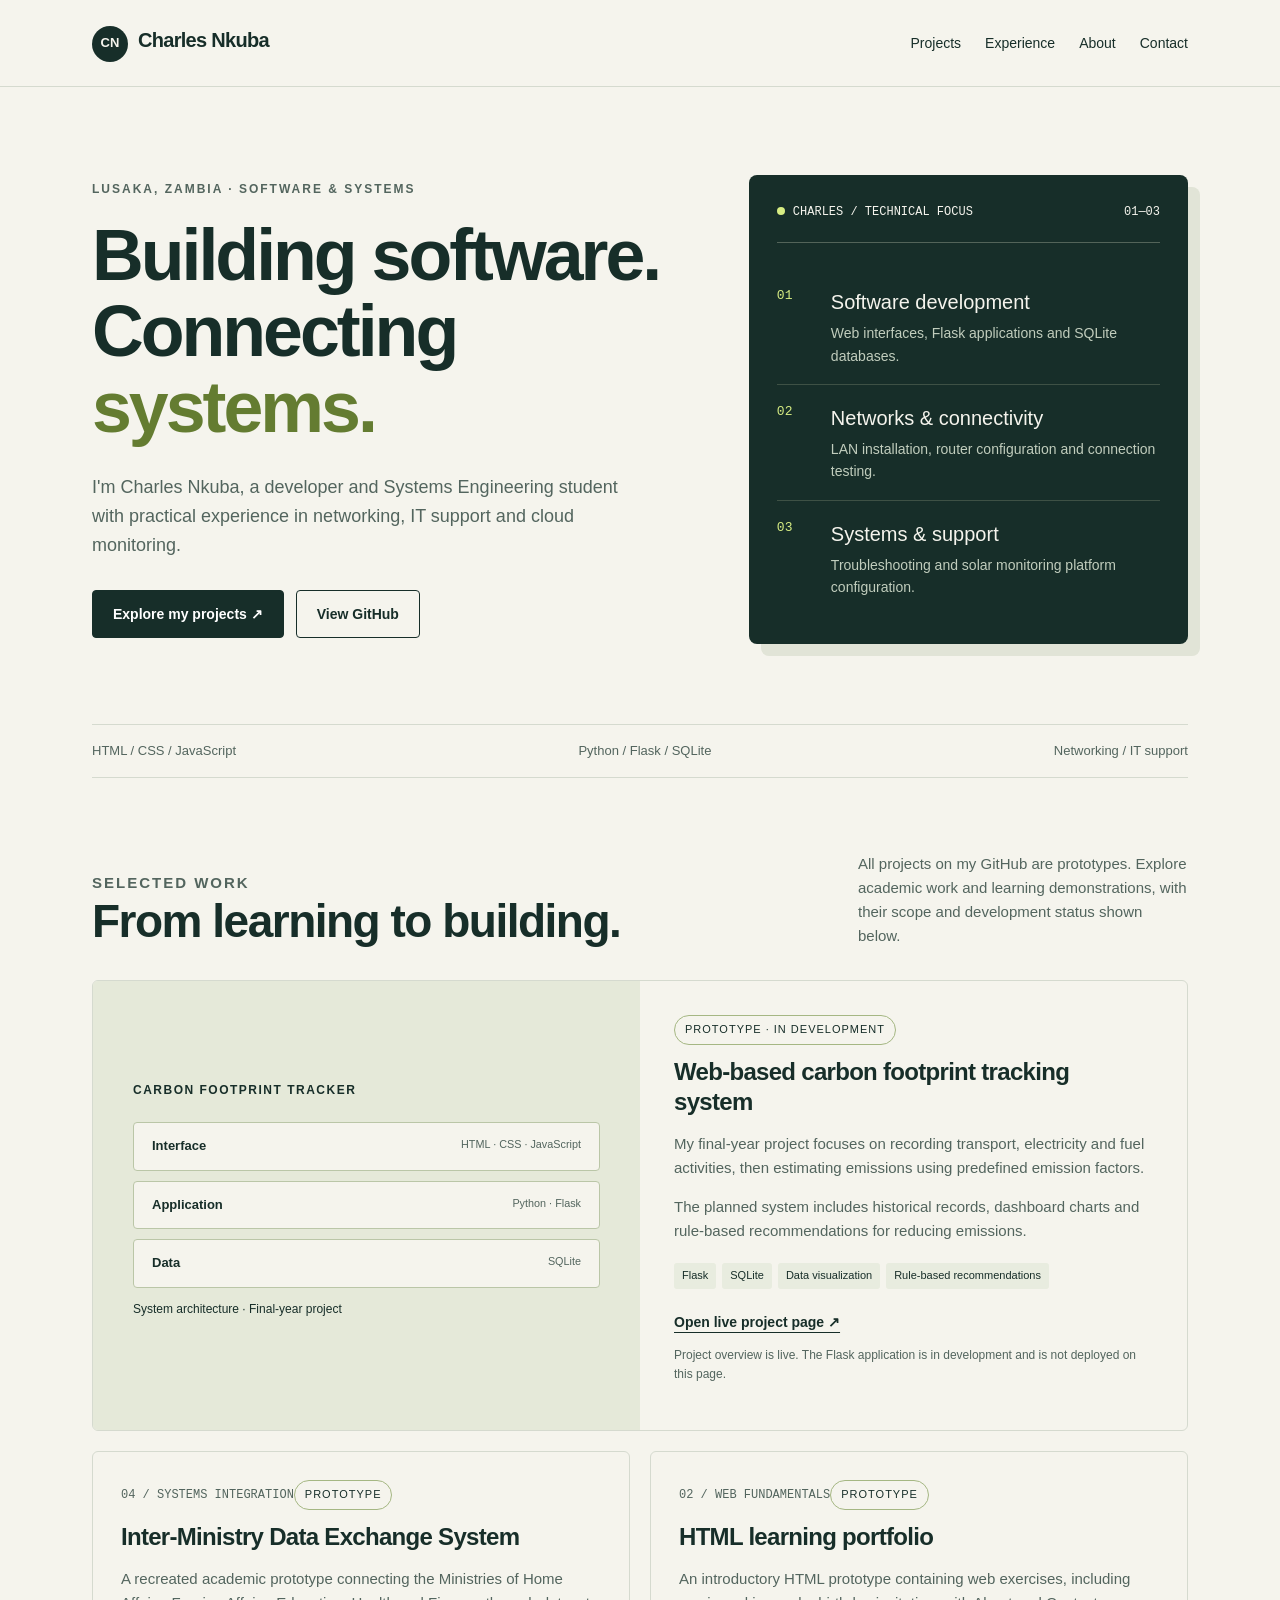
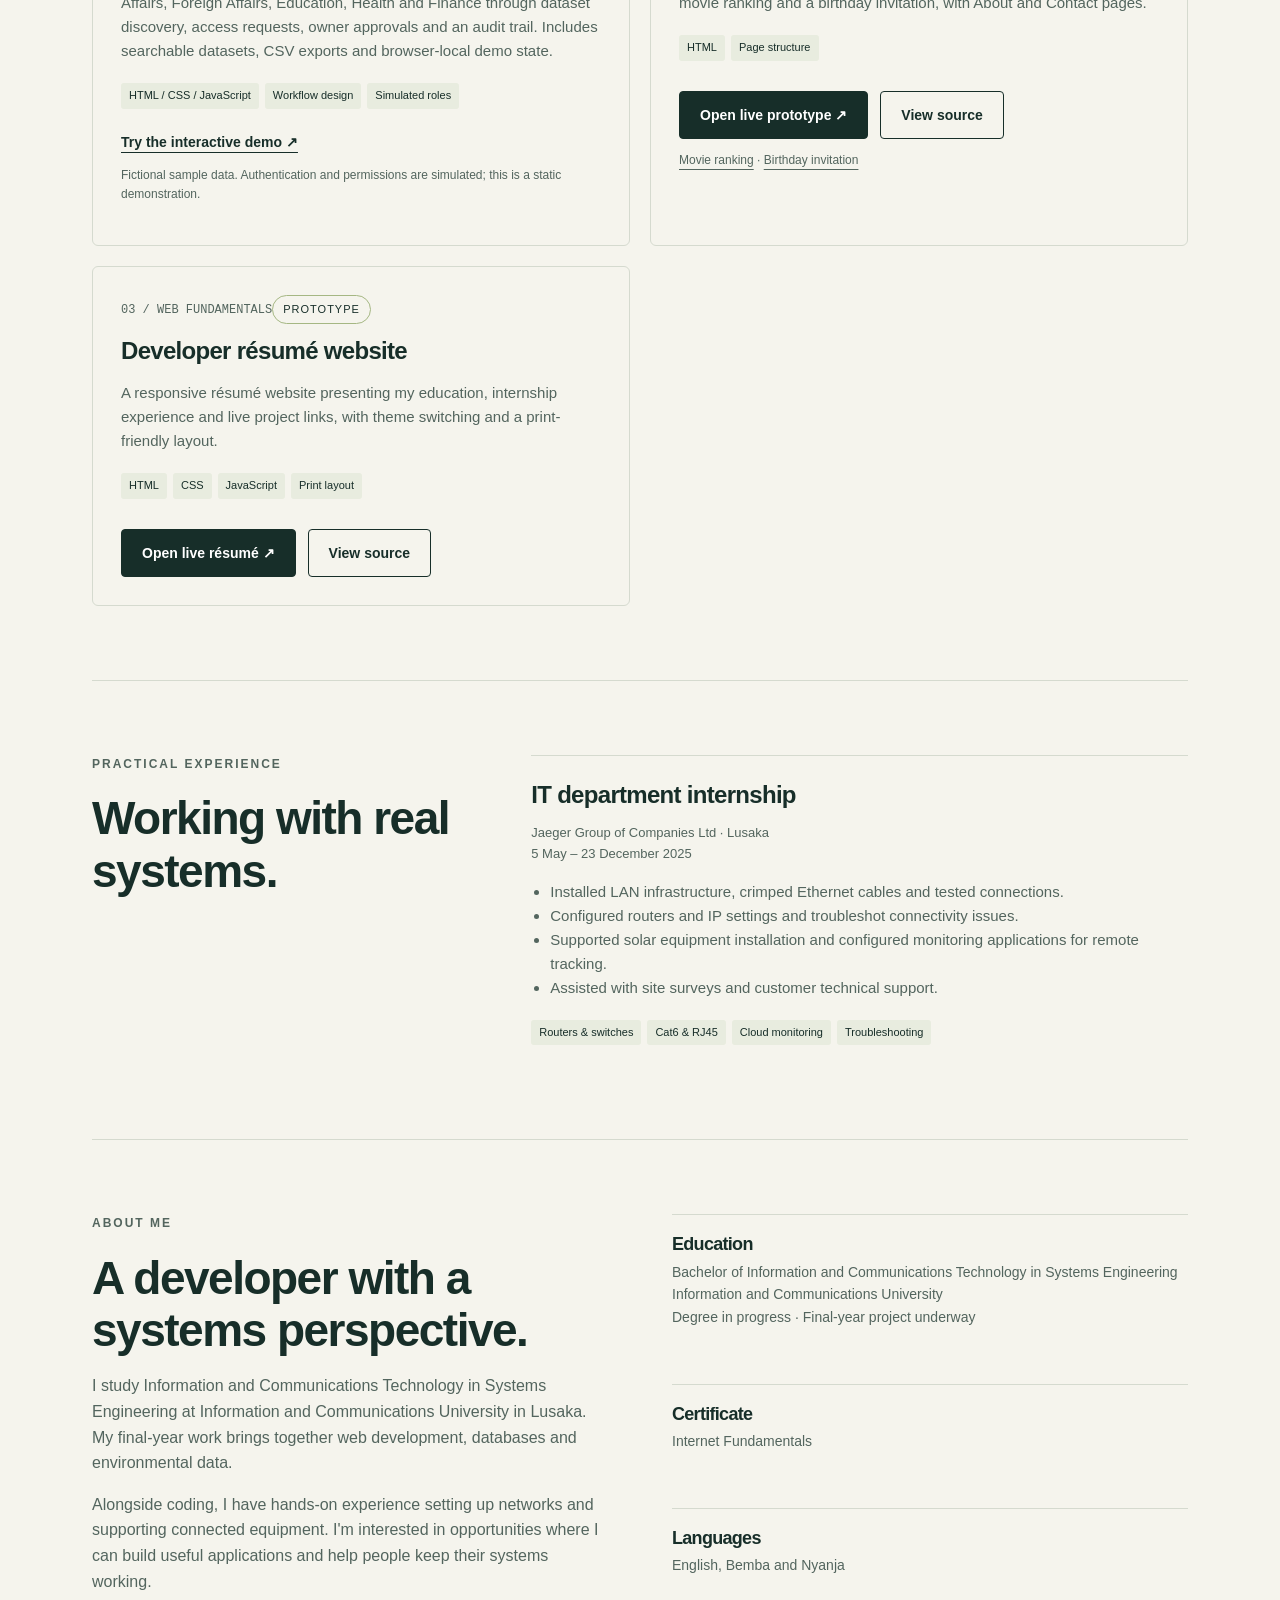
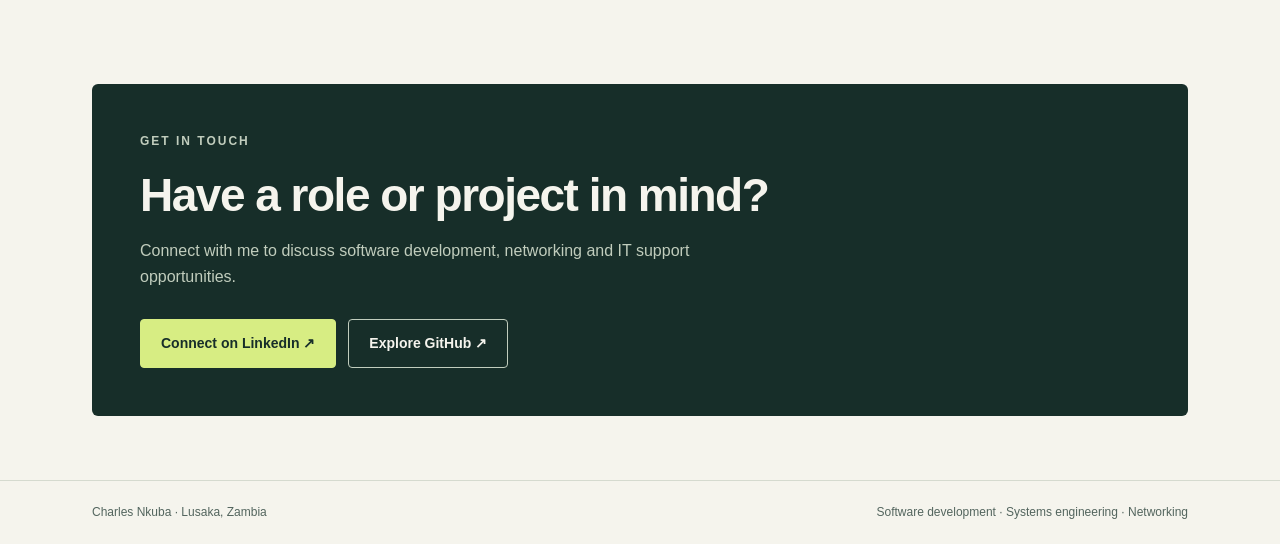
<file: index.html>
<!DOCTYPE html>
<html lang="en">
<head><meta charset="utf-8"><meta name="viewport" content="width=device-width, initial-scale=1"><meta name="description" content="Charles Nkuba — software development, systems engineering and networking. Explore projects and practical IT experience from Lusaka, Zambia."><meta name="theme-color" content="#172e29"><title>Charles Nkuba | Developer & Systems Engineering Student</title>
<style>
:root{--ink:#172e29;--muted:#53655e;--paper:#f5f4ed;--line:#d5dacf;--green:#d7ed83}*{box-sizing:border-box}html{scroll-behavior:smooth;scroll-padding-top:90px}body{margin:0;background:var(--paper);color:var(--ink);font-family:Arial,Helvetica,sans-serif;line-height:1.6}a{color:inherit;text-underline-offset:5px}a:focus-visible,button:focus-visible{outline:3px solid #517414;outline-offset:5px}.wrap{max-width:1160px;margin:auto;padding:0 32px}.skip{position:absolute;left:16px;top:-100px;background:white;padding:12px;z-index:10}.skip:focus{top:10px}header{border-bottom:1px solid var(--line);background:var(--paper)}nav{display:flex;align-items:center;justify-content:space-between;gap:24px;min-height:86px}.brand{text-decoration:none;font-weight:700;font-size:20px;letter-spacing:-.7px}.brand span{background:var(--ink);color:var(--paper);display:inline-grid;place-items:center;width:36px;height:36px;margin-right:10px;border-radius:50%;font-size:13px;letter-spacing:0}.links{display:flex;gap:24px;font-size:14px}.links a{text-decoration:none}.links a:hover{text-decoration:underline}.hero{display:grid;grid-template-columns:1.35fr 1fr;gap:64px;align-items:center;padding:88px 0 80px}.eyebrow{font-size:12px;text-transform:uppercase;letter-spacing:2px;font-weight:700;margin:0 0 18px;color:var(--muted)}h1{font-size:clamp(44px,5.6vw,76px);line-height:1.06;letter-spacing:-3px;margin:0 0 28px;font-weight:600}h1 em{font-style:normal;color:#647c31}h2{font-size:clamp(30px,4vw,46px);letter-spacing:-1.5px;line-height:1.15;margin:0}h3{font-size:24px;letter-spacing:-.7px;line-height:1.25;margin:12px 0}.intro{max-width:530px;font-size:18px;color:var(--muted)}.actions{display:flex;flex-wrap:wrap;gap:12px;margin:30px 0 0}.button{display:inline-block;text-decoration:none;padding:12px 20px;border:1px solid var(--ink);border-radius:4px;font-size:14px;font-weight:600}.primary{background:var(--ink);color:white}.button:hover{background:#dfe6d5;color:var(--ink)}.system{background:var(--ink);color:var(--paper);border-radius:8px;padding:28px;box-shadow:12px 12px 0 #e1e4d7}.system .eyebrow{color:#c5d3b8}.system-head{display:flex;justify-content:space-between;align-items:center;border-bottom:1px solid #536459;padding-bottom:20px;margin-bottom:26px;font-family:monospace;font-size:12px}.dot{width:8px;height:8px;display:inline-block;border-radius:50%;background:var(--green);margin-right:8px}.sys-row{display:grid;grid-template-columns:40px 1fr;gap:14px;align-items:start;padding:17px 0;border-bottom:1px solid #3e5145}.sys-row:last-child{border:0}.num{font-family:monospace;color:var(--green);font-size:13px}.sys-row strong{font-size:20px;font-weight:500}.sys-row p{margin:4px 0 0;color:#c1cdbd;font-size:14px}.strip{border-top:1px solid var(--line);border-bottom:1px solid var(--line);padding:16px 0;display:flex;justify-content:space-between;gap:20px;flex-wrap:wrap;font-size:13px;color:var(--muted)}section{padding:74px 0}.section-head{display:flex;justify-content:space-between;gap:32px;align-items:end;margin-bottom:32px}.section-head p{max-width:330px;margin:0;color:var(--muted);font-size:15px}.featured{display:grid;grid-template-columns:1fr 1fr;border:1px solid var(--line);border-radius:6px;overflow:hidden}.project-art{background:#e5e9d9;padding:40px;display:flex;flex-direction:column;justify-content:center;min-height:330px}.art-title{font-size:12px;letter-spacing:1.5px;font-weight:700;text-transform:uppercase}.architecture{display:grid;gap:10px;margin-top:22px}.layer{background:var(--paper);border:1px solid #bac6a7;border-radius:4px;padding:13px 18px;display:flex;justify-content:space-between;gap:14px;font-size:13px}.layer small{color:var(--muted)}.project-body{padding:34px}.status{font-size:11px;border:1px solid #a5b783;border-radius:20px;padding:5px 10px;display:inline-block;text-transform:uppercase;letter-spacing:1px}.project-body p,.card p{color:var(--muted);font-size:15px}.tags{display:flex;flex-wrap:wrap;gap:6px;margin:20px 0}.tags span{font-size:11px;background:#e8ecdf;border-radius:3px;padding:4px 8px}.text-link{font-size:14px;font-weight:600}.cards{display:grid;grid-template-columns:1fr 1fr;gap:20px;margin-top:20px}.card{border:1px solid var(--line);border-radius:6px;padding:28px}.card .number{font-family:monospace;font-size:12px;color:var(--muted)}.experience{border-top:1px solid var(--line)}.exp-grid{display:grid;grid-template-columns:.8fr 1.4fr;gap:64px}.detail{border-top:1px solid var(--line);padding-top:24px}.detail h3{margin-top:0}.detail .date{font-size:13px;color:var(--muted)}.detail ul{padding-left:19px;color:var(--muted);font-size:15px}.about-grid{display:grid;grid-template-columns:1fr 1fr;gap:64px}.about-grid p{color:var(--muted)}.facts{display:grid;gap:22px}.fact{border-top:1px solid var(--line);padding-top:18px}.fact h3{font-size:18px;margin:0 0 5px}.fact p{font-size:14px;margin:0}.contact{background:var(--ink);color:var(--paper);border-radius:6px;padding:48px;margin-bottom:64px}.contact p{color:#c1cdbd;max-width:590px}.contact .button{border-color:#c1cdbd;color:var(--paper)}.contact .primary{background:var(--green);color:var(--ink);border-color:var(--green)}.contact .button:hover{background:var(--paper);color:var(--ink)}footer{border-top:1px solid var(--line);padding:22px 0;font-size:12px;color:var(--muted)}footer .wrap{display:flex;justify-content:space-between;gap:20px}.note{font-size:12px!important} @media(max-width:800px){.hero{grid-template-columns:1fr;gap:40px;padding:54px 0}.system{max-width:600px}.featured,.exp-grid,.about-grid{grid-template-columns:1fr}.exp-grid,.about-grid{gap:32px}.section-head{align-items:start;flex-direction:column;gap:16px}section{padding:50px 0}}@media(max-width:520px){.wrap{padding:0 20px}nav{flex-wrap:wrap;gap:10px;padding:18px 0}.links{gap:18px;font-size:12px}h1{letter-spacing:-2px}.cards{grid-template-columns:1fr}.project-art,.project-body{padding:24px}.contact{padding:28px}.strip{gap:10px;flex-direction:column}footer .wrap{flex-direction:column;gap:4px}}@media(prefers-reduced-motion:reduce){html{scroll-behavior:auto}}
</style></head>
<body><a class="skip" href="#main">Skip to content</a><header><nav class="wrap" aria-label="Main navigation"><a class="brand" href="#main"><span>CN</span>Charles Nkuba</a><div class="links"><a href="#projects">Projects</a><a href="#experience">Experience</a><a href="#about">About</a><a href="#contact">Contact</a></div></nav></header>
<main id="main" class="wrap"><div class="hero"><div><p class="eyebrow">Lusaka, Zambia · Software & systems</p><h1>Building software.<br>Connecting <em>systems.</em></h1><p class="intro">I'm Charles Nkuba, a developer and Systems Engineering student with practical experience in networking, IT support and cloud monitoring.</p><div class="actions"><a class="button primary" href="#projects">Explore my projects ↗</a><a class="button" href="https://github.com/charlesnkuba">View GitHub</a></div></div><aside class="system" aria-label="Areas of technical work"><div class="system-head"><span><span class="dot"></span>CHARLES / TECHNICAL FOCUS</span><span>01—03</span></div><div class="sys-row"><span class="num">01</span><div><strong>Software development</strong><p>Web interfaces, Flask applications and SQLite databases.</p></div></div><div class="sys-row"><span class="num">02</span><div><strong>Networks & connectivity</strong><p>LAN installation, router configuration and connection testing.</p></div></div><div class="sys-row"><span class="num">03</span><div><strong>Systems & support</strong><p>Troubleshooting and solar monitoring platform configuration.</p></div></div></aside></div><div class="strip"><span>HTML / CSS / JavaScript</span><span>Python / Flask / SQLite</span><span>Networking / IT support</span></div>
<section id="projects"><div class="section-head"><div><p class="eyebrow">Selected work</p><h2>From learning to building.</h2></div><p>All projects on my GitHub are prototypes. Explore academic work and learning demonstrations, with their scope and development status shown below.</p></div><article class="featured"><div class="project-art"><span class="art-title">Carbon footprint tracker</span><div class="architecture" aria-label="Planned three-tier system architecture"><div class="layer"><strong>Interface</strong><small>HTML · CSS · JavaScript</small></div><div class="layer"><strong>Application</strong><small>Python · Flask</small></div><div class="layer"><strong>Data</strong><small>SQLite</small></div></div><p class="note">System architecture · Final-year project</p></div><div class="project-body"><span class="status">Prototype · In development</span><h3>Web-based carbon footprint tracking system</h3><p>My final-year project focuses on recording transport, electricity and fuel activities, then estimating emissions using predefined emission factors.</p><p>The planned system includes historical records, dashboard charts and rule-based recommendations for reducing emissions.</p><div class="tags"><span>Flask</span><span>SQLite</span><span>Data visualization</span><span>Rule-based recommendations</span></div><a class="text-link" href="projects/carbon-footprint/">Open live project page ↗</a><p class="note">Project overview is live. The Flask application is in development and is not deployed on this page.</p></div></article><div class="cards"><article class="card"><span class="number">04 / SYSTEMS INTEGRATION</span><span class="status">Prototype</span><h3>Inter-Ministry Data Exchange System</h3><p>A recreated academic prototype connecting the Ministries of Home Affairs, Foreign Affairs, Education, Health and Finance through dataset discovery, access requests, owner approvals and an audit trail. Includes searchable datasets, CSV exports and browser-local demo state.</p><div class="tags"><span>HTML / CSS / JavaScript</span><span>Workflow design</span><span>Simulated roles</span></div><a class="text-link" href="projects/inter-ministry/">Try the interactive demo ↗</a><p class="note">Fictional sample data. Authentication and permissions are simulated; this is a static demonstration.</p></article><article class="card"><span class="number">02 / WEB FUNDAMENTALS</span><span class="status">Prototype</span><h3>HTML learning portfolio</h3><p>An introductory HTML prototype containing web exercises, including movie ranking and a birthday invitation, with About and Contact pages.</p><div class="tags"><span>HTML</span><span>Page structure</span></div><div class="actions"><a class="button primary" href="https://charlesnkuba.github.io/html-Portfolio/">Open live prototype ↗</a><a class="button" href="https://github.com/charlesnkuba/html-Portfolio">View source</a></div><p class="note"><a href="https://charlesnkuba.github.io/html-Portfolio/public/movie-ranking.html">Movie ranking</a> · <a href="https://charlesnkuba.github.io/html-Portfolio/public/birthday-invite.html">Birthday invitation</a></p></article><article class="card"><span class="number">03 / WEB FUNDAMENTALS</span><span class="status">Prototype</span><h3>Developer résumé website</h3><p>A responsive résumé website presenting my education, internship experience and live project links, with theme switching and a print-friendly layout.</p><div class="tags"><span>HTML</span><span>CSS</span><span>JavaScript</span><span>Print layout</span></div><div class="actions"><a class="button primary" href="https://charlesnkuba.github.io/My-Resume/">Open live résumé ↗</a><a class="button" href="https://github.com/charlesnkuba/My-Resume">View source</a></div></article></div></section>
<section class="experience" id="experience"><div class="exp-grid"><div><p class="eyebrow">Practical experience</p><h2>Working with real systems.</h2></div><article class="detail"><h3>IT department internship</h3><p class="date">Jaeger Group of Companies Ltd · Lusaka<br>5 May – 23 December 2025</p><ul><li>Installed LAN infrastructure, crimped Ethernet cables and tested connections.</li><li>Configured routers and IP settings and troubleshot connectivity issues.</li><li>Supported solar equipment installation and configured monitoring applications for remote tracking.</li><li>Assisted with site surveys and customer technical support.</li></ul><div class="tags"><span>Routers & switches</span><span>Cat6 & RJ45</span><span>Cloud monitoring</span><span>Troubleshooting</span></div></article></div></section>
<section id="about" class="experience"><div class="about-grid"><div><p class="eyebrow">About me</p><h2>A developer with a systems perspective.</h2><p>I study Information and Communications Technology in Systems Engineering at Information and Communications University in Lusaka. My final-year work brings together web development, databases and environmental data.</p><p>Alongside coding, I have hands-on experience setting up networks and supporting connected equipment. I'm interested in opportunities where I can build useful applications and help people keep their systems working.</p></div><div class="facts"><div class="fact"><h3>Education</h3><p>Bachelor of Information and Communications Technology in Systems Engineering<br>Information and Communications University<br>Degree in progress · Final-year project underway</p></div><div class="fact"><h3>Certificate</h3><p>Internet Fundamentals</p></div><div class="fact"><h3>Languages</h3><p>English, Bemba and Nyanja</p></div></div></div></section>
<section id="contact" class="contact"><p class="eyebrow" style="color:#c1cdbd">Get in touch</p><h2>Have a role or project in mind?</h2><p>Connect with me to discuss software development, networking and IT support opportunities.</p><div class="actions"><a class="button primary" href="https://www.linkedin.com/in/nkubacharles8">Connect on LinkedIn ↗</a><a class="button" href="https://github.com/charlesnkuba">Explore GitHub ↗</a></div></section></main><footer><div class="wrap"><span>Charles Nkuba · Lusaka, Zambia</span><span>Software development · Systems engineering · Networking</span></div></footer></body></html>
</file>
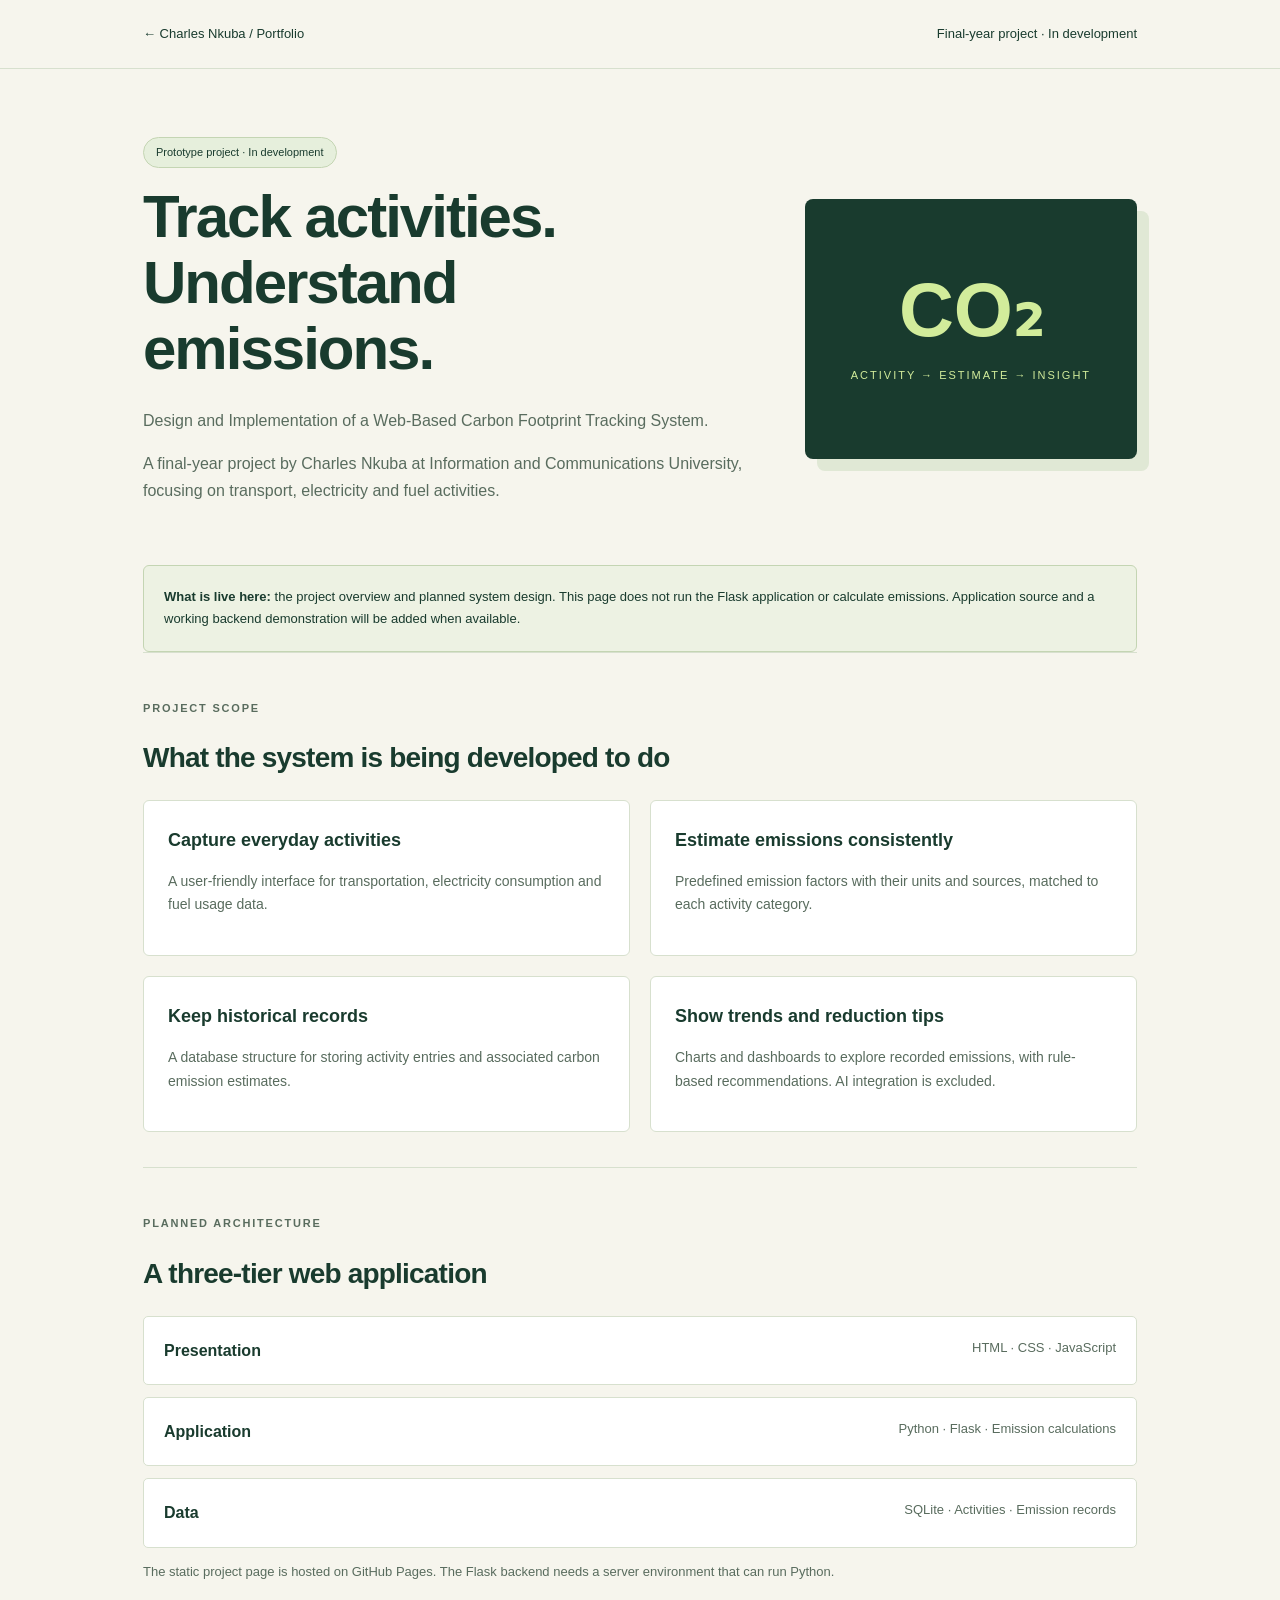
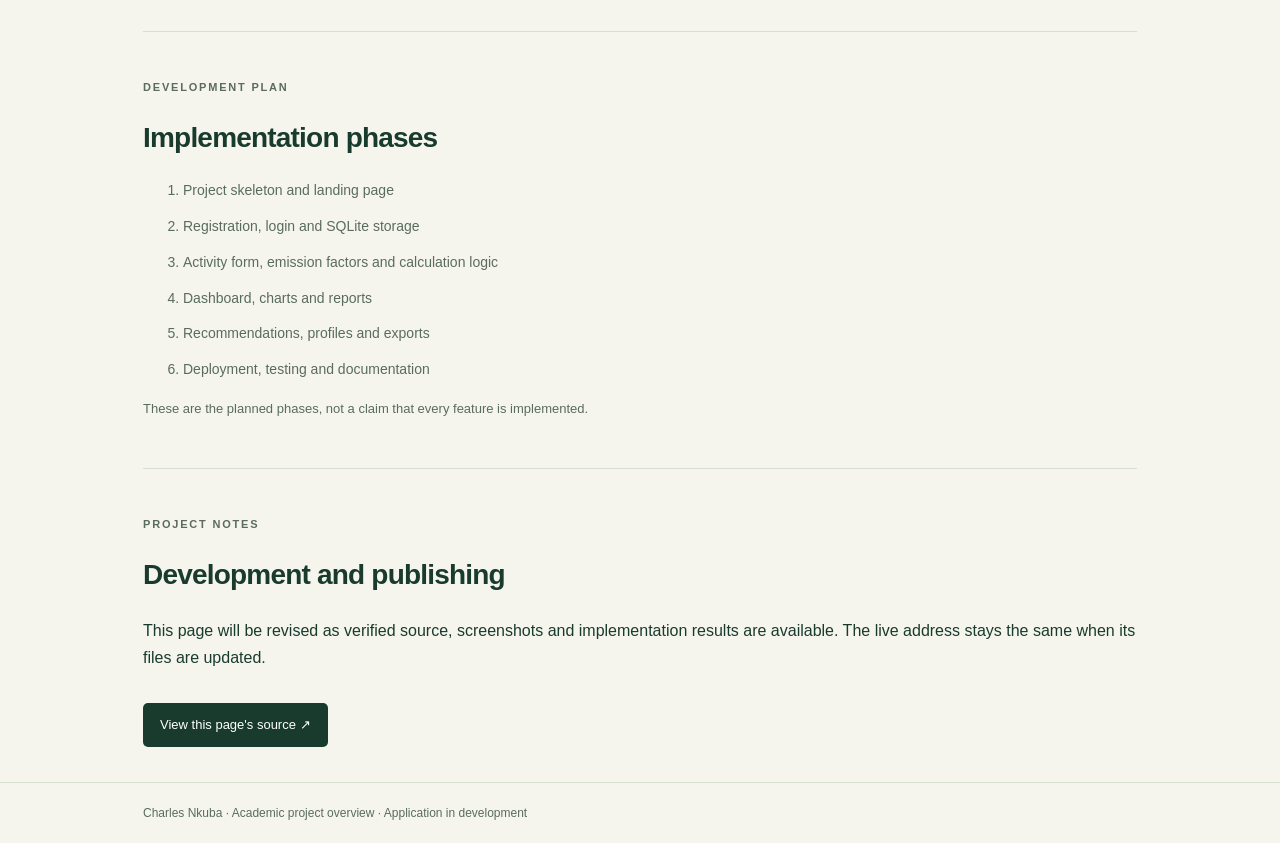
<file: projects/carbon-footprint/index.html>
<!doctype html><html lang="en"><head><meta charset="utf-8"><meta name="viewport" content="width=device-width,initial-scale=1"><meta name="description" content="Charles Nkuba's carbon footprint tracking final-year project — live overview of the planned Flask and SQLite system."><title>Carbon footprint tracking | Charles Nkuba</title><style>:root{--ink:#193b2e;--muted:#596c5e;--line:#d7e0ce;--paper:#f6f5ed}*{box-sizing:border-box}html{scroll-behavior:smooth}body{margin:0;font:16px/1.7 Arial,sans-serif;background:var(--paper);color:var(--ink)}a{color:inherit;text-underline-offset:5px}a:focus-visible{outline:3px solid #698843;outline-offset:4px}.wrap{max-width:1050px;margin:auto;padding:0 28px}header{border-bottom:1px solid var(--line)}header .wrap{display:flex;justify-content:space-between;gap:20px;align-items:center;padding-top:23px;padding-bottom:23px;font-size:13px}header a{text-decoration:none}.label{font-size:11px;text-transform:uppercase;letter-spacing:1.8px;color:var(--muted);font-weight:700}.hero{padding:68px 0 45px;display:grid;grid-template-columns:1.3fr .7fr;gap:45px;align-items:center}h1{font-size:clamp(38px,5vw,60px);line-height:1.1;letter-spacing:-2px;margin:16px 0 25px}h2{font-size:28px;letter-spacing:-.8px;line-height:1.3}h3{font-size:18px;margin:0 0 8px}.hero p{color:var(--muted)}.badge{display:inline-block;background:#e6efdc;border:1px solid #c4d5b3;border-radius:20px;padding:5px 12px;font-size:11px}.scope{border:1px solid #c4d5b3;background:#edf2e3;border-radius:6px;padding:20px;font-size:13px}.symbol{min-height:260px;border-radius:8px;background:var(--ink);color:#d2ec9b;display:grid;place-content:center;text-align:center;box-shadow:12px 12px 0 #e0e8d5}.symbol strong{font-size:76px;line-height:1}.symbol span{font-size:11px;letter-spacing:2px;margin-top:18px}.section{border-top:1px solid var(--line);padding:35px 0}.grid{display:grid;grid-template-columns:1fr 1fr;gap:20px}.card{background:white;border:1px solid var(--line);border-radius:6px;padding:24px}.card p{font-size:14px;color:var(--muted)}.layers{display:grid;gap:12px}.layer{border:1px solid var(--line);background:white;border-radius:5px;padding:20px;display:flex;justify-content:space-between;gap:18px}.layer span{color:var(--muted);font-size:13px}li{margin:12px 0;color:var(--muted);font-size:14px}.button{display:inline-block;text-decoration:none;background:var(--ink);color:white;padding:11px 17px;border-radius:5px;font-size:13px;margin-top:16px}footer{border-top:1px solid var(--line);padding:20px 0;font-size:12px;color:var(--muted)}@media(max-width:700px){.hero,.grid{grid-template-columns:1fr}.hero{padding-top:42px}.symbol{min-height:190px}.wrap{padding-left:20px;padding-right:20px}.layer{flex-direction:column;gap:5px}}@media(prefers-reduced-motion:reduce){html{scroll-behavior:auto}}</style></head><body><header><div class="wrap"><a href="../../">← Charles Nkuba / Portfolio</a><span>Final-year project · In development</span></div></header><main class="wrap"><section class="hero"><div><span class="badge">Prototype project · In development</span><h1>Track activities.<br>Understand emissions.</h1><p>Design and Implementation of a Web-Based Carbon Footprint Tracking System.</p><p>A final-year project by Charles Nkuba at Information and Communications University, focusing on transport, electricity and fuel activities.</p></div><aside class="symbol" aria-label="Project focus: carbon emissions"><strong>CO₂</strong><span>ACTIVITY → ESTIMATE → INSIGHT</span></aside></section><div class="scope"><strong>What is live here:</strong> the project overview and planned system design. This page does not run the Flask application or calculate emissions. Application source and a working backend demonstration will be added when available.</div><section class="section"><p class="label">Project scope</p><h2>What the system is being developed to do</h2><div class="grid"><article class="card"><h3>Capture everyday activities</h3><p>A user-friendly interface for transportation, electricity consumption and fuel usage data.</p></article><article class="card"><h3>Estimate emissions consistently</h3><p>Predefined emission factors with their units and sources, matched to each activity category.</p></article><article class="card"><h3>Keep historical records</h3><p>A database structure for storing activity entries and associated carbon emission estimates.</p></article><article class="card"><h3>Show trends and reduction tips</h3><p>Charts and dashboards to explore recorded emissions, with rule-based recommendations. AI integration is excluded.</p></article></div></section><section class="section"><p class="label">Planned architecture</p><h2>A three-tier web application</h2><div class="layers"><div class="layer"><strong>Presentation</strong><span>HTML · CSS · JavaScript</span></div><div class="layer"><strong>Application</strong><span>Python · Flask · Emission calculations</span></div><div class="layer"><strong>Data</strong><span>SQLite · Activities · Emission records</span></div></div><p style="font-size:13px;color:var(--muted)">The static project page is hosted on GitHub Pages. The Flask backend needs a server environment that can run Python.</p></section><section class="section"><p class="label">Development plan</p><h2>Implementation phases</h2><ol><li>Project skeleton and landing page</li><li>Registration, login and SQLite storage</li><li>Activity form, emission factors and calculation logic</li><li>Dashboard, charts and reports</li><li>Recommendations, profiles and exports</li><li>Deployment, testing and documentation</li></ol><p style="font-size:13px;color:var(--muted)">These are the planned phases, not a claim that every feature is implemented.</p></section><section class="section"><p class="label">Project notes</p><h2>Development and publishing</h2><p>This page will be revised as verified source, screenshots and implementation results are available. The live address stays the same when its files are updated.</p><a class="button" href="https://github.com/charlesnkuba/charlesnkuba.github.io/tree/main/projects/carbon-footprint">View this page's source ↗</a></section></main><footer><div class="wrap">Charles Nkuba · Academic project overview · Application in development</div></footer></body></html>
</file>
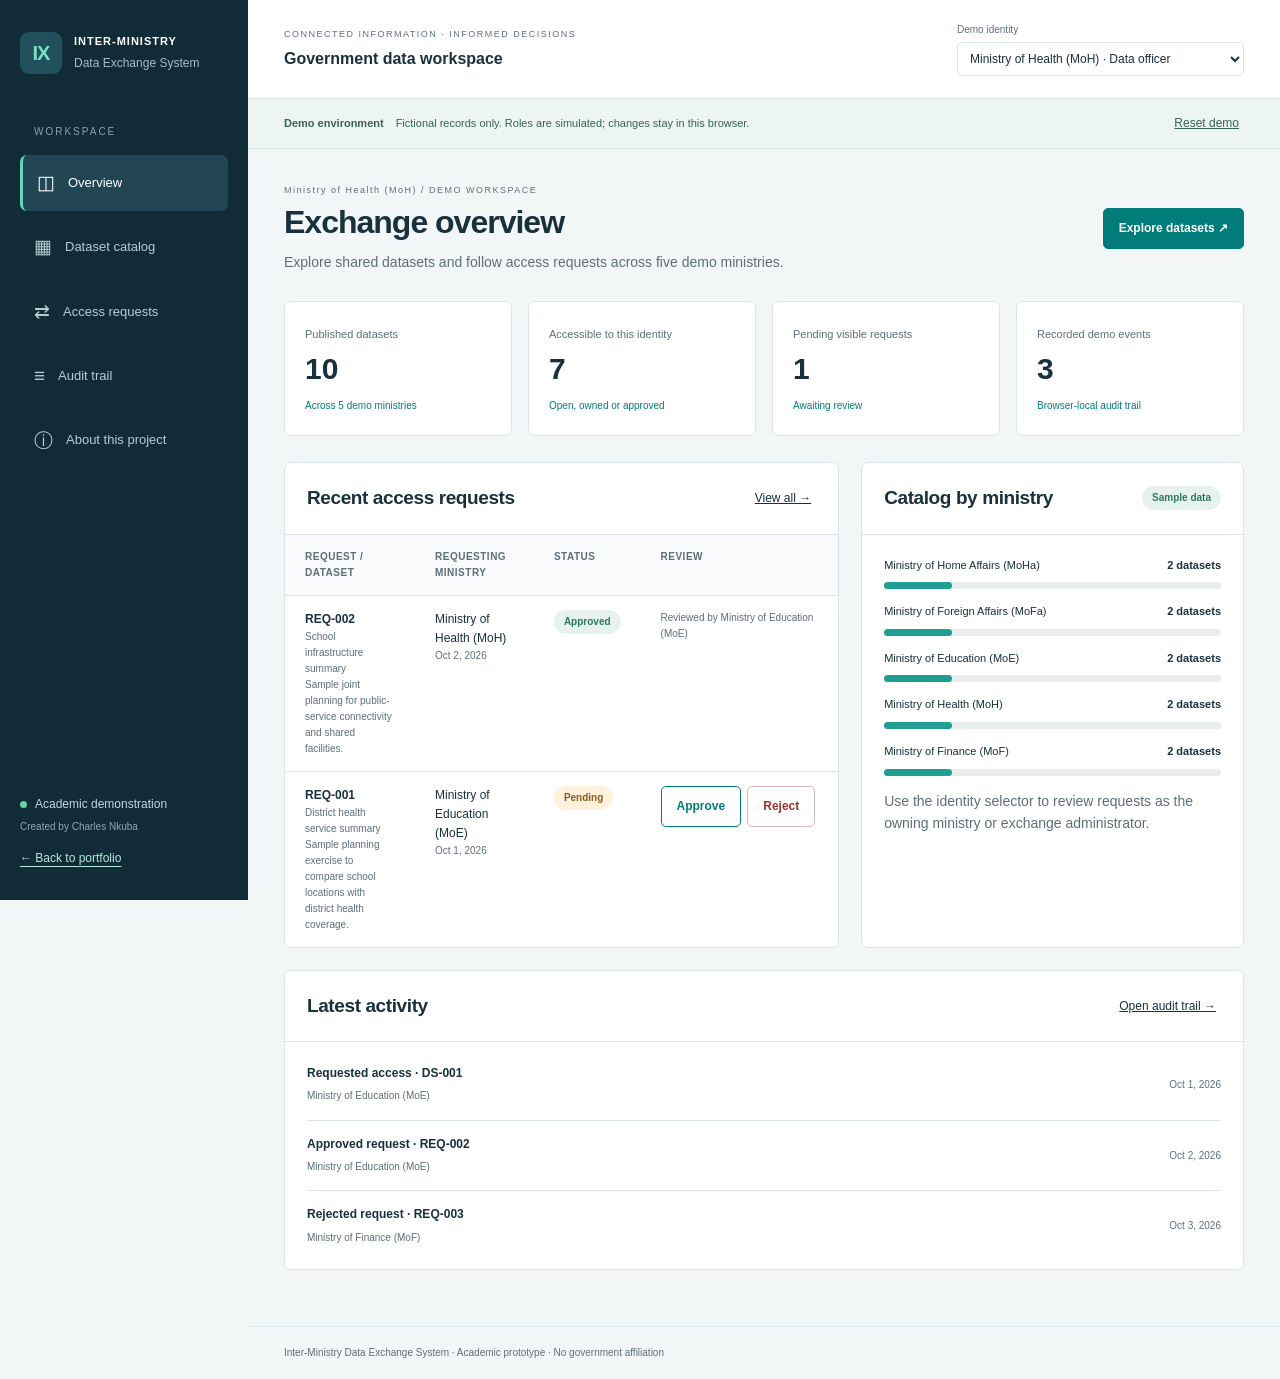
<file: projects/inter-ministry/index.html>
<!doctype html>
<html lang="en"><head><meta charset="utf-8"><meta name="viewport" content="width=device-width,initial-scale=1"><meta name="description" content="Inter-Ministry Data Exchange System — an interactive academic prototype by Charles Nkuba, using fictional sample data."><title>Inter-Ministry Data Exchange | Charles Nkuba</title><link rel="stylesheet" href="styles.css"></head>
<body><a class="skip" href="#main">Skip to content</a><aside class="sidebar"><a class="brand" href="../../"><span class="mark">IX</span><span>INTER-MINISTRY<small>Data Exchange System</small></span></a><p class="nav-label">WORKSPACE</p><nav aria-label="Workspace"><button data-page="overview" class="active">◫ <span>Overview</span></button><button data-page="catalog">▦ <span>Dataset catalog</span></button><button data-page="requests">⇄ <span>Access requests</span></button><button data-page="audit">≡ <span>Audit trail</span></button><button data-page="about">ⓘ <span>About this project</span></button></nav><div class="sidebar-foot"><span class="small-dot"></span>Academic demonstration<small>Created by Charles Nkuba</small><a href="../../">← Back to portfolio</a></div></aside>
<div class="shell"><header><div><p class="overline">CONNECTED INFORMATION · INFORMED DECISIONS</p><strong>Government data workspace</strong></div><label class="persona">Demo identity<select id="identity" aria-label="Demo identity"><option value="home">Ministry of Home Affairs (MoHa) · Data officer</option><option value="foreign">Ministry of Foreign Affairs (MoFa) · Data officer</option><option value="education">Ministry of Education (MoE) · Data officer</option><option value="health" selected>Ministry of Health (MoH) · Data officer</option><option value="finance">Ministry of Finance (MoF) · Data officer</option><option value="admin">Exchange administrator</option></select></label></header><div class="demo-banner"><strong>Demo environment</strong><span>Fictional records only. Roles are simulated; changes stay in this browser.</span><button id="reset" class="quiet">Reset demo</button></div><main id="main" tabindex="-1"></main><footer>Inter-Ministry Data Exchange System · Academic prototype · No government affiliation</footer></div>
<dialog id="request-dialog"><form id="request-form"><div class="dialog-head"><h2>Request dataset access</h2><button type="button" class="quiet" id="close-dialog" aria-label="Close dialog">✕</button></div><p id="request-dataset"></p><label>Purpose of request<textarea id="purpose" required minlength="10" maxlength="500" rows="4" placeholder="Explain how your ministry will use this sample dataset."></textarea></label><p class="muted">The owning ministry or exchange administrator can review the request. Use the demo identity selector to explore both sides.</p><div class="dialog-actions"><button type="submit" class="primary">Submit request</button></div></form></dialog><div id="toast" role="status" aria-live="polite"></div><script src="app.js"></script></body></html>
</file>
<file: projects/inter-ministry/styles.css>
:root{--bg:#f3f6f7;--ink:#19313d;--muted:#5c6f79;--teal:#007d7a;--line:#dbe4e8;--nav:#122c37;--light:#e5f3ef;--orange:#a66219}*{box-sizing:border-box}body{margin:0;background:var(--bg);font:14px/1.6 Arial,Helvetica,sans-serif;color:var(--ink)}button,input,select,textarea{font:inherit}button,a,input,select,textarea{outline-offset:4px}button:focus-visible,a:focus-visible{outline:3px solid #27b5a3}button{cursor:pointer}a{color:var(--teal);text-underline-offset:4px}.sidebar{width:248px;position:fixed;inset:0 auto 0 0;background:var(--nav);color:#d6e4e9;padding:32px 20px;display:flex;flex-direction:column}.brand{display:flex;gap:12px;align-items:center;color:white;text-decoration:none;font-size:11px;font-weight:700;letter-spacing:1px}.brand small{display:block;font-size:12px;font-weight:400;letter-spacing:0;color:#a6bcc6;margin-top:4px}.mark{width:42px;height:42px;display:grid;place-items:center;background:#21505d;color:#7ce0c4;font-size:20px;border-radius:9px;letter-spacing:-1px}.nav-label{font-size:10px;letter-spacing:2px;color:#88a4b1;margin:50px 14px 15px}nav{display:grid;gap:8px}nav button{border:0;background:transparent;color:#b9cbd3;padding:13px 14px;text-align:left;border-radius:7px;font-size:19px;display:flex;gap:13px;align-items:center}nav button span{font-size:13px}nav button:hover,nav button.active{background:#234654;color:white}nav button.active{border-left:3px solid #5ed8b8}.sidebar-foot{margin-top:auto;padding-top:40px;font-size:12px;color:#c2d7df}.sidebar-foot small{display:block;color:#8faab6;padding:5px 0 14px}.sidebar-foot a{color:#b6e8db;font-size:12px}.small-dot{width:7px;height:7px;border-radius:50%;background:#65d2ab;display:inline-block;margin-right:8px}.shell{margin-left:248px}header{background:white;border-bottom:1px solid var(--line);padding:22px 36px;display:flex;justify-content:space-between;align-items:center;gap:20px}.overline{font-size:9px;letter-spacing:1.5px;margin:0 0 5px;color:var(--muted)}header strong{font-size:16px}.persona{font-size:10px;color:var(--muted);display:grid;gap:4px}.persona select{min-width:210px;padding:8px;border:1px solid var(--line);border-radius:5px;color:var(--ink);background:white;font-size:12px}.demo-banner{background:#edf5f0;border-bottom:1px solid #d7e6de;display:flex;align-items:center;gap:12px;padding:10px 36px;font-size:11px;color:#3a6255}.demo-banner strong{white-space:nowrap}.demo-banner button{margin-left:auto;white-space:nowrap}.quiet{border:0;background:transparent;color:inherit;text-decoration:underline;padding:5px;font-size:12px}main{padding:34px 36px;max-width:1450px;min-height:76vh}h1{font-size:32px;line-height:1.2;letter-spacing:-1px;margin:0 0 10px}h2{font-size:19px;letter-spacing:-.4px;margin:0}h3{font-size:17px;line-height:1.3;margin:12px 0}.muted{color:var(--muted)}.lead{margin:0;color:var(--muted);max-width:730px;font-size:14px}.page-head{display:flex;align-items:center;justify-content:space-between;gap:20px;margin-bottom:28px}.primary,.secondary{border:1px solid var(--teal);border-radius:5px;background:var(--teal);color:white;padding:10px 15px;font-size:12px;font-weight:600;text-decoration:none;display:inline-block}.primary:hover{background:#006764}.secondary{background:white;color:var(--teal)}.secondary:hover{background:var(--light)}.danger{color:#9d3333;border-color:#dbb8b8}.stats{display:grid;grid-template-columns:repeat(4,1fr);gap:16px;margin:26px 0}.stat{background:white;border:1px solid var(--line);border-radius:7px;padding:20px}.stat span{font-size:11px;color:var(--muted)}.stat strong{display:block;font-size:30px;line-height:1.6;font-weight:600}.stat small{font-size:10px;color:var(--teal)}.panel{background:white;border:1px solid var(--line);border-radius:7px;margin-bottom:22px;overflow:hidden}.panel-head{padding:20px 22px;border-bottom:1px solid var(--line);display:flex;justify-content:space-between;align-items:center;gap:20px}.panel-head a{font-size:12px}.two-col{display:grid;grid-template-columns:1.45fr 1fr;gap:22px}.rows{padding:8px 22px}.activity-row{padding:14px 0;border-bottom:1px solid var(--line);display:flex;justify-content:space-between;gap:20px;align-items:center}.activity-row:last-child{border:0}.activity-row strong{font-size:12px;display:block}.activity-row small{color:var(--muted);font-size:10px}.pill{display:inline-block;border-radius:20px;background:#e7f2ee;color:#2b7861;font-size:10px;font-weight:600;padding:4px 10px;white-space:nowrap}.pill.pending{background:#fff1dc;color:#8b5c17}.pill.rejected{background:#f9e8e8;color:#963c3c}.pill.restricted{background:#edf0f6;color:#576683}.mini-bar{height:7px;background:#e8eeee;border-radius:5px;margin-top:8px}.mini-bar span{display:block;background:#209e91;height:100%;border-radius:5px}.chart-row{margin:14px 0}.chart-label{display:flex;justify-content:space-between;font-size:11px}.toolbar{display:flex;gap:12px;flex-wrap:wrap;margin:25px 0 20px}.toolbar input{flex:1;min-width:160px}.toolbar input,.toolbar select{border:1px solid #bdcdd4;border-radius:5px;background:white;padding:11px 13px;color:var(--ink)}.dataset-grid{display:grid;grid-template-columns:repeat(3,1fr);gap:18px}.dataset{border:1px solid var(--line);border-radius:7px;background:white;padding:22px;display:flex;flex-direction:column}.dataset-top{display:flex;align-items:center;justify-content:space-between;gap:10px}.dataset-code{font-family:monospace;font-size:11px;color:var(--muted)}.dataset p{font-size:12px;color:var(--muted);margin:0 0 16px}.meta{font-size:11px;color:var(--muted);display:flex;justify-content:space-between;gap:10px}.dataset .buttons{display:flex;gap:8px;margin-top:auto;padding-top:20px;flex-wrap:wrap}.table-scroll{overflow:auto}table{width:100%;border-collapse:collapse;font-size:12px}th{font-size:10px;letter-spacing:.5px;text-transform:uppercase;color:var(--muted);background:#f8fafb;text-align:left}td,th{padding:14px 20px;border-bottom:1px solid var(--line);vertical-align:top}td small{display:block;color:var(--muted)}td .buttons{display:flex;gap:6px}tr:last-child td{border:0}.empty{padding:40px;text-align:center;color:var(--muted)}.detail-top{padding:24px}.detail-description{max-width:800px}.back{margin-bottom:22px;display:inline-block;background:transparent;border:0;color:var(--teal);padding:0}.notice{background:#eef4f8;color:#4d687a;border:1px solid #d5e2eb;padding:18px;border-radius:6px;font-size:12px;margin:20px 0}.about{max-width:850px}.about .panel{padding:26px}.about p,.about li{color:var(--muted)}footer{font-size:10px;color:var(--muted);padding:18px 36px;border-top:1px solid var(--line)}dialog{border:1px solid var(--line);border-radius:9px;padding:28px;max-width:540px;width:calc(100% - 40px);color:var(--ink)}dialog::backdrop{background:#102b3880}.dialog-head{display:flex;justify-content:space-between;gap:20px;align-items:center}.dialog-actions{display:flex;justify-content:flex-end;margin-top:20px}dialog label{display:grid;gap:8px;font-size:12px;font-weight:600}textarea{border:1px solid #bdcdd4;border-radius:5px;padding:12px;resize:vertical}#toast{position:fixed;bottom:20px;right:24px;max-width:350px;background:var(--nav);color:white;border-radius:7px;padding:12px 20px;box-shadow:0 6px 30px #112c3730;display:none;z-index:5}.skip{position:fixed;top:-100px;left:10px;z-index:20;background:white;padding:12px}.skip:focus{top:10px}@media(max-width:1150px){.dataset-grid{grid-template-columns:1fr 1fr}.two-col{grid-template-columns:1fr}.stats{grid-template-columns:1fr 1fr}}@media(max-width:800px){.sidebar{position:static;width:auto;padding:20px}.sidebar .nav-label,.sidebar-foot{display:none}.sidebar nav{display:flex;flex-wrap:wrap;margin-top:18px;gap:5px}.sidebar nav button{padding:8px 10px;font-size:14px}.sidebar nav button span{font-size:11px}.shell{margin:0}header{padding:18px 20px;flex-wrap:wrap}.demo-banner{padding:10px 20px;flex-wrap:wrap}.demo-banner button{margin-left:0}main{padding:28px 20px}.page-head{align-items:start;flex-direction:column}footer{padding:18px 20px}}@media(max-width:500px){.dataset-grid{grid-template-columns:1fr}.stats{gap:10px}.stat{padding:14px}.stat strong{font-size:24px}h1{font-size:28px}.panel-head{padding:16px}.toolbar select{width:100%}.persona{width:100%}.persona select{width:100%}td,th{padding:12px}.sidebar nav button{font-size:0}.sidebar nav button span{font-size:11px}}
</file>
